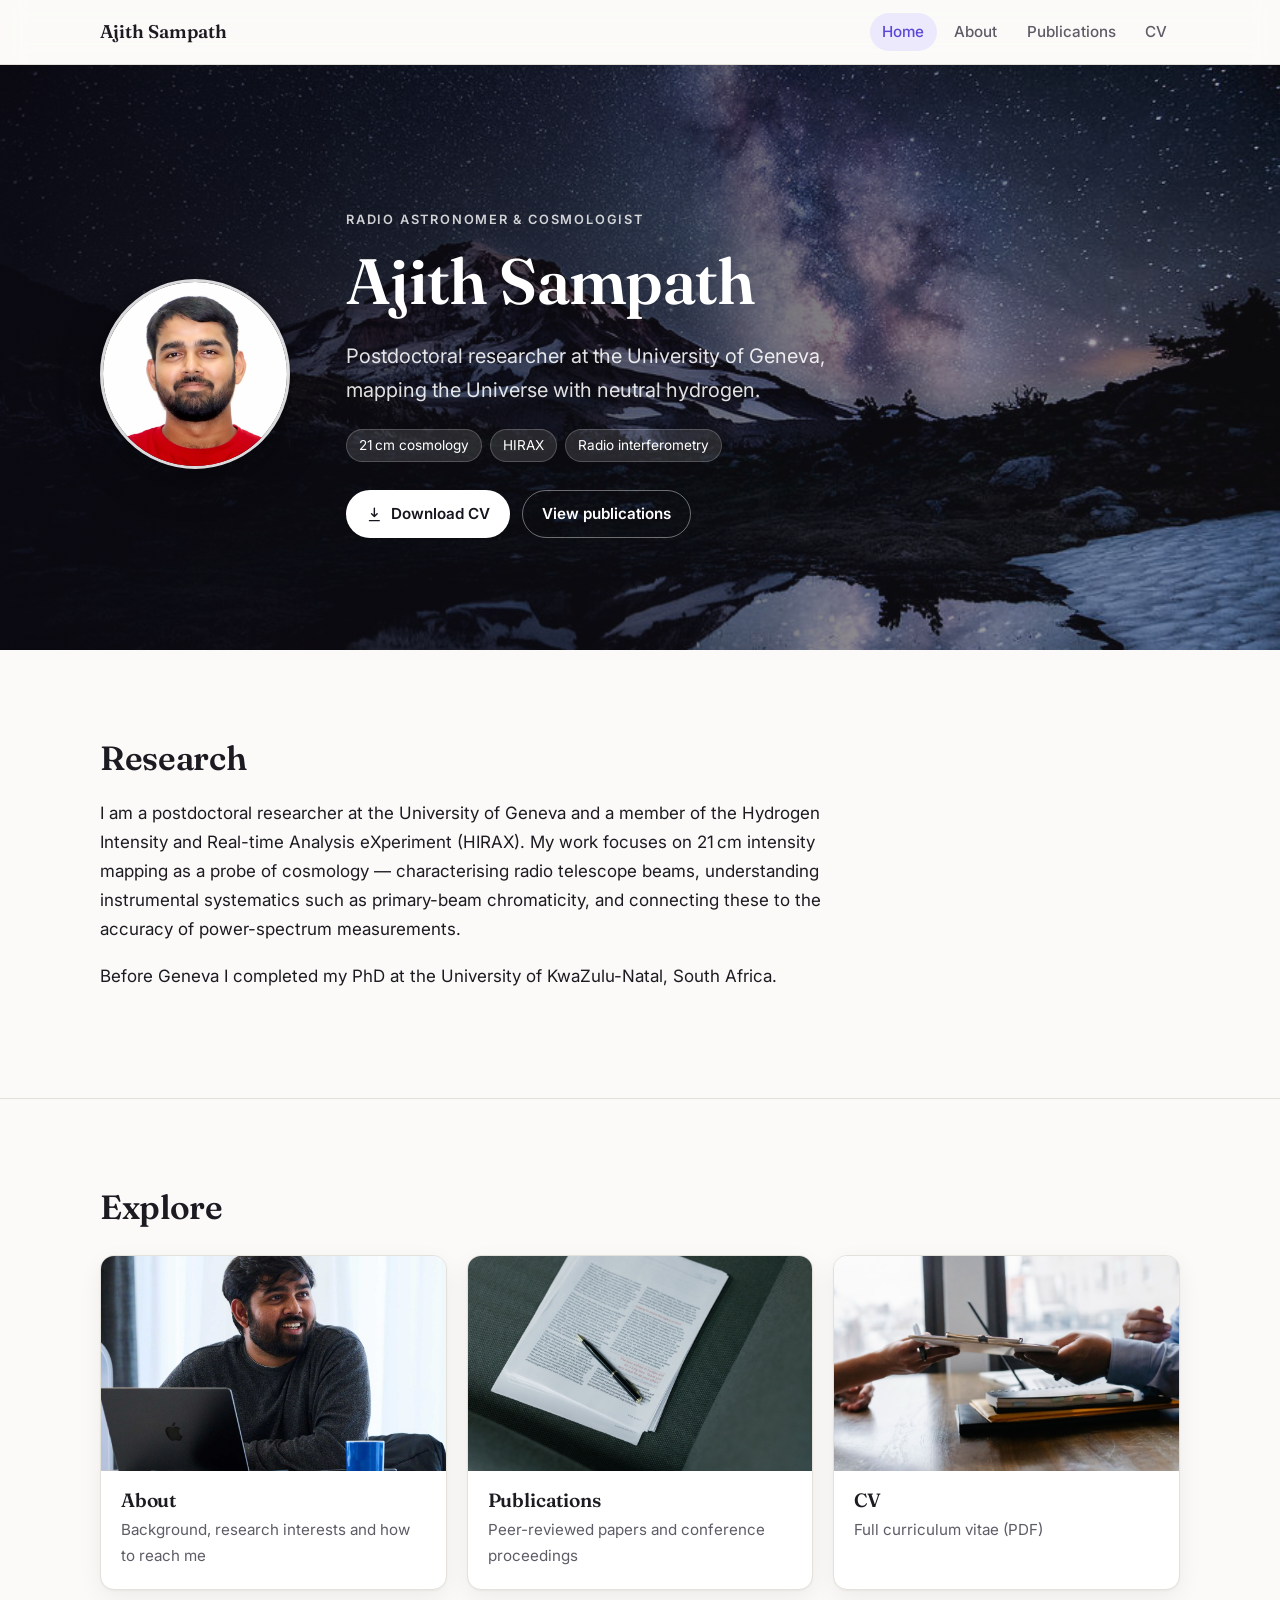
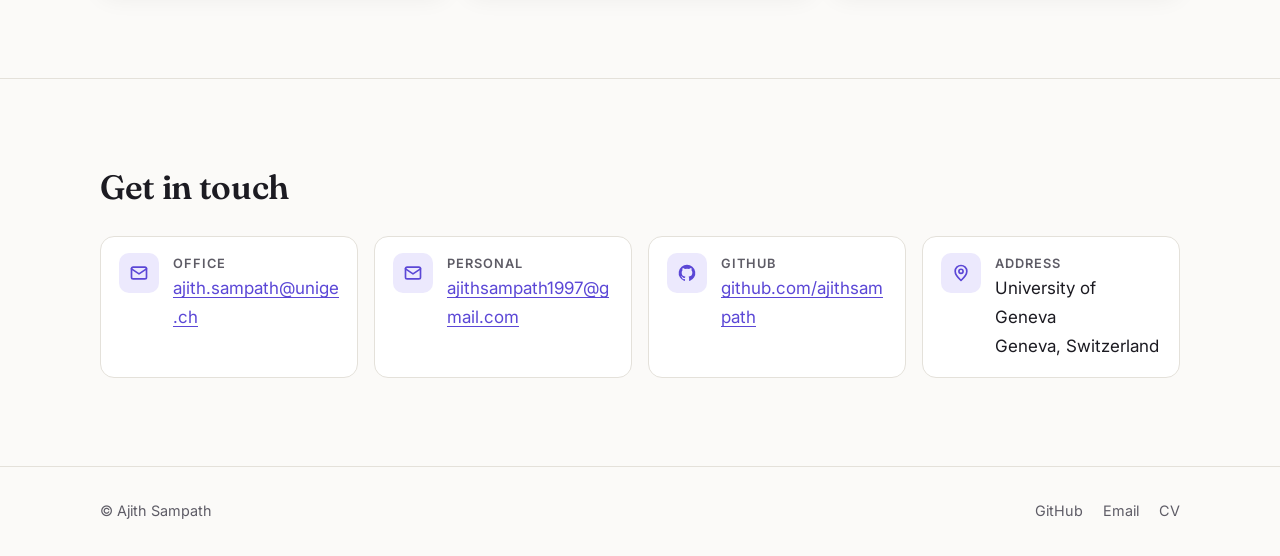
<file: index.html>
<!DOCTYPE html>
<html lang="en">
<head>
	<meta charset="utf-8" />
	<meta name="viewport" content="width=device-width, initial-scale=1" />
	<title>Ajith Sampath — Radio astronomer &amp; cosmologist</title>
	<meta name="description" content="Ajith Sampath — postdoctoral researcher at the University of Geneva working on 21 cm cosmology and HIRAX." />
	<meta property="og:title" content="Ajith Sampath" />
	<meta property="og:description" content="Postdoctoral researcher at the University of Geneva working on 21 cm cosmology and HIRAX." />
	<meta property="og:image" content="https://ajithsampath.github.io/images/banner.jpg" />
	<meta property="og:type" content="website" />
	<meta name="theme-color" content="#0e0d14" />
	<link rel="preconnect" href="https://fonts.googleapis.com" />
	<link rel="preconnect" href="https://fonts.gstatic.com" crossorigin />
	<link rel="stylesheet" href="https://fonts.googleapis.com/css2?family=Fraunces:opsz,wght@9..144,500;9..144,600&family=Inter:wght@400;500;600&display=swap" />
	<link rel="stylesheet" href="assets/css/style.css" />
</head>
<body>
	<a class="skip-link" href="#main">Skip to content</a>

	<header class="site-header">
		<div class="container">
			<a href="index.html" class="brand">Ajith Sampath</a>
			<nav class="nav" aria-label="Main">
				<a href="index.html" aria-current="page">Home</a>
				<a href="about.html">About</a>
				<a href="publications.html">Publications</a>
				<a href="AjithResumeOfficial.pdf" target="_blank" rel="noopener">CV</a>
			</nav>
		</div>
	</header>

	<main id="main">
		<section class="hero">
			<div class="container hero-inner">
				<img class="hero-photo" src="images/profile.jpg" alt="Portrait of Ajith Sampath" width="190" height="190" />
				<div>
					<p class="eyebrow">Radio astronomer &amp; cosmologist</p>
					<h1>Ajith Sampath</h1>
					<p class="lede">Postdoctoral researcher at the University of Geneva, mapping the Universe with neutral hydrogen.</p>
					<ul class="tags">
						<li>21&thinsp;cm cosmology</li>
						<li>HIRAX</li>
						<li>Radio interferometry</li>
					</ul>
					<div class="actions">
						<a class="btn btn-primary" href="AjithResumeOfficial.pdf" target="_blank" rel="noopener">
							<svg viewBox="0 0 24 24" fill="none" stroke="currentColor" stroke-width="2" stroke-linecap="round" stroke-linejoin="round" aria-hidden="true"><path d="M12 3v12m0 0-4-4m4 4 4-4M5 21h14"/></svg>
							Download CV
						</a>
						<a class="btn btn-ghost" href="publications.html">View publications</a>
					</div>
				</div>
			</div>
		</section>

		<section class="section">
			<div class="container">
				<div class="prose">
					<h2>Research</h2>
					<p>I am a postdoctoral researcher at the University of Geneva and a member of the
					Hydrogen Intensity and Real-time Analysis eXperiment (HIRAX). My work focuses on
					21&thinsp;cm intensity mapping as a probe of cosmology — characterising radio
					telescope beams, understanding instrumental systematics such as primary-beam
					chromaticity, and connecting these to the accuracy of power-spectrum measurements.</p>
					<p>Before Geneva I completed my PhD at the University of KwaZulu-Natal, South Africa.</p>
				</div>
			</div>
		</section>

		<section class="section">
			<div class="container">
				<div class="section-head">
					<h2>Explore</h2>
				</div>
				<div class="cards">
					<article class="card">
						<img src="images/tile-about.jpg" alt="" loading="lazy" />
						<div class="card-body">
							<h3><a href="about.html">About</a></h3>
							<p>Background, research interests and how to reach me</p>
						</div>
					</article>
					<article class="card">
						<img src="images/tile-publications.jpg" alt="" loading="lazy" />
						<div class="card-body">
							<h3><a href="publications.html">Publications</a></h3>
							<p>Peer-reviewed papers and conference proceedings</p>
						</div>
					</article>
					<article class="card">
						<img src="images/tile-cv.jpg" alt="" loading="lazy" />
						<div class="card-body">
							<h3><a href="AjithResumeOfficial.pdf" target="_blank" rel="noopener">CV</a></h3>
							<p>Full curriculum vitae (PDF)</p>
						</div>
					</article>
				</div>
			</div>
		</section>

		<section class="section" id="contact">
			<div class="container">
				<div class="section-head">
					<h2>Get in touch</h2>
				</div>
				<ul class="contact-grid">
					<li>
						<span class="icon"><svg viewBox="0 0 24 24" fill="none" stroke="currentColor" stroke-width="2" stroke-linecap="round" stroke-linejoin="round" aria-hidden="true"><rect x="3" y="5" width="18" height="14" rx="2"/><path d="m3 7 9 6 9-6"/></svg></span>
						<div><strong>Office</strong><a href="mailto:ajith.sampath@unige.ch">ajith.sampath@unige.ch</a></div>
					</li>
					<li>
						<span class="icon"><svg viewBox="0 0 24 24" fill="none" stroke="currentColor" stroke-width="2" stroke-linecap="round" stroke-linejoin="round" aria-hidden="true"><rect x="3" y="5" width="18" height="14" rx="2"/><path d="m3 7 9 6 9-6"/></svg></span>
						<div><strong>Personal</strong><a href="mailto:ajithsampath1997@gmail.com">ajithsampath1997@gmail.com</a></div>
					</li>
					<li>
						<span class="icon"><svg viewBox="0 0 24 24" fill="currentColor" aria-hidden="true"><path d="M12 2a10 10 0 0 0-3.16 19.49c.5.09.68-.22.68-.48v-1.7c-2.78.6-3.37-1.34-3.37-1.34-.45-1.16-1.11-1.47-1.11-1.47-.91-.62.07-.61.07-.61 1 .07 1.53 1.03 1.53 1.03.9 1.52 2.34 1.08 2.91.83.09-.65.35-1.09.63-1.34-2.22-.25-4.55-1.11-4.55-4.94 0-1.09.39-1.98 1.03-2.68-.1-.25-.45-1.27.1-2.64 0 0 .84-.27 2.75 1.02a9.56 9.56 0 0 1 5 0c1.91-1.29 2.75-1.02 2.75-1.02.55 1.37.2 2.39.1 2.64.64.7 1.03 1.59 1.03 2.68 0 3.84-2.34 4.68-4.57 4.93.36.31.68.92.68 1.85v2.74c0 .27.18.58.69.48A10 10 0 0 0 12 2Z"/></svg></span>
						<div><strong>GitHub</strong><a href="https://github.com/ajithsampath" target="_blank" rel="noopener">github.com/ajithsampath</a></div>
					</li>
					<li>
						<span class="icon"><svg viewBox="0 0 24 24" fill="none" stroke="currentColor" stroke-width="2" stroke-linecap="round" stroke-linejoin="round" aria-hidden="true"><path d="M12 21s-7-6.2-7-11a7 7 0 0 1 14 0c0 4.8-7 11-7 11Z"/><circle cx="12" cy="10" r="2.5"/></svg></span>
						<div><strong>Address</strong><span>University of Geneva<br />Geneva, Switzerland</span></div>
					</li>
				</ul>
			</div>
		</section>
	</main>

	<footer class="site-footer">
		<div class="container">
			<span>&copy; Ajith Sampath</span>
			<nav aria-label="Footer">
				<a href="https://github.com/ajithsampath" target="_blank" rel="noopener">GitHub</a>
				<a href="mailto:ajith.sampath@unige.ch">Email</a>
				<a href="AjithResumeOfficial.pdf" target="_blank" rel="noopener">CV</a>
			</nav>
		</div>
	</footer>
</body>
</html>
</file>
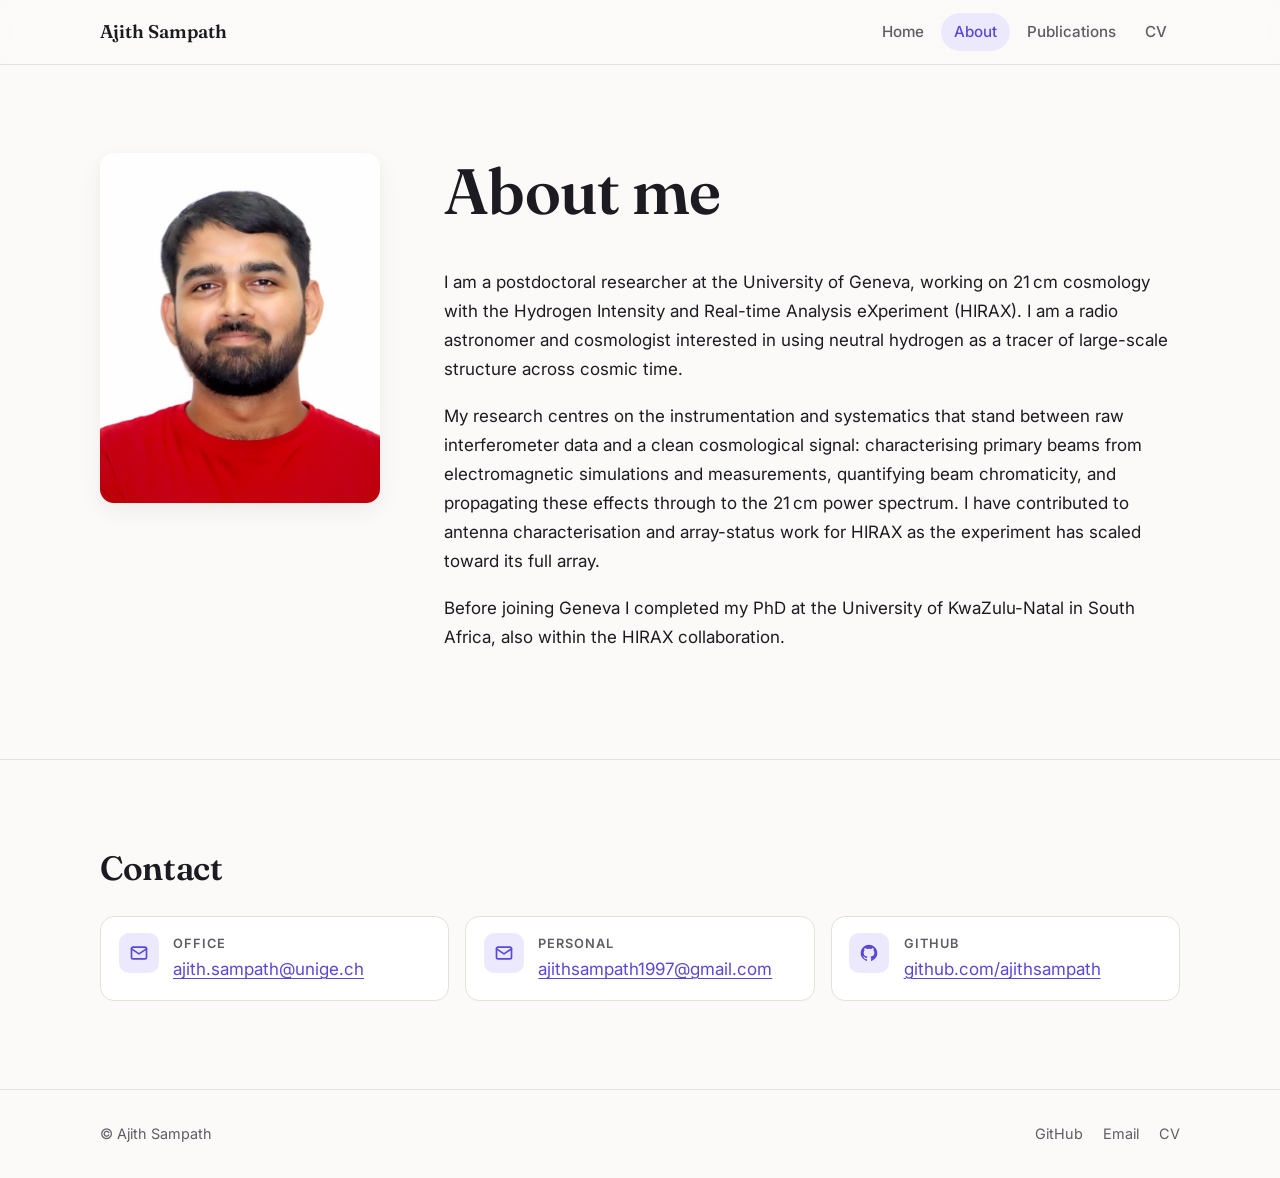
<file: about.html>
<!DOCTYPE html>
<html lang="en">
<head>
	<meta charset="utf-8" />
	<meta name="viewport" content="width=device-width, initial-scale=1" />
	<title>About — Ajith Sampath</title>
	<meta name="description" content="About Ajith Sampath — radio astronomer and cosmologist working on 21 cm cosmology with HIRAX at the University of Geneva." />
	<meta name="theme-color" content="#0e0d14" />
	<link rel="preconnect" href="https://fonts.googleapis.com" />
	<link rel="preconnect" href="https://fonts.gstatic.com" crossorigin />
	<link rel="stylesheet" href="https://fonts.googleapis.com/css2?family=Fraunces:opsz,wght@9..144,500;9..144,600&family=Inter:wght@400;500;600&display=swap" />
	<link rel="stylesheet" href="assets/css/style.css" />
</head>
<body>
	<a class="skip-link" href="#main">Skip to content</a>

	<header class="site-header">
		<div class="container">
			<a href="index.html" class="brand">Ajith Sampath</a>
			<nav class="nav" aria-label="Main">
				<a href="index.html">Home</a>
				<a href="about.html" aria-current="page">About</a>
				<a href="publications.html">Publications</a>
				<a href="AjithResumeOfficial.pdf" target="_blank" rel="noopener">CV</a>
			</nav>
		</div>
	</header>

	<main id="main">
		<section class="section">
			<div class="container about">
				<img class="about-photo" src="images/profile.jpg" alt="Portrait of Ajith Sampath" width="280" height="350" />
				<div class="prose">
					<h1>About me</h1>
					<p>I am a postdoctoral researcher at the University of Geneva, working on
					21&thinsp;cm cosmology with the Hydrogen Intensity and Real-time Analysis
					eXperiment (HIRAX). I am a radio astronomer and cosmologist interested in
					using neutral hydrogen as a tracer of large-scale structure across cosmic time.</p>
					<p>My research centres on the instrumentation and systematics that stand between
					raw interferometer data and a clean cosmological signal: characterising primary
					beams from electromagnetic simulations and measurements, quantifying beam
					chromaticity, and propagating these effects through to the 21&thinsp;cm power
					spectrum. I have contributed to antenna characterisation and array-status work
					for HIRAX as the experiment has scaled toward its full array.</p>
					<p>Before joining Geneva I completed my PhD at the University of KwaZulu-Natal
					in South Africa, also within the HIRAX collaboration.</p>
				</div>
			</div>
		</section>

		<section class="section" id="contact">
			<div class="container">
				<div class="section-head">
					<h2>Contact</h2>
				</div>
				<ul class="contact-grid">
					<li>
						<span class="icon"><svg viewBox="0 0 24 24" fill="none" stroke="currentColor" stroke-width="2" stroke-linecap="round" stroke-linejoin="round" aria-hidden="true"><rect x="3" y="5" width="18" height="14" rx="2"/><path d="m3 7 9 6 9-6"/></svg></span>
						<div><strong>Office</strong><a href="mailto:ajith.sampath@unige.ch">ajith.sampath@unige.ch</a></div>
					</li>
					<li>
						<span class="icon"><svg viewBox="0 0 24 24" fill="none" stroke="currentColor" stroke-width="2" stroke-linecap="round" stroke-linejoin="round" aria-hidden="true"><rect x="3" y="5" width="18" height="14" rx="2"/><path d="m3 7 9 6 9-6"/></svg></span>
						<div><strong>Personal</strong><a href="mailto:ajithsampath1997@gmail.com">ajithsampath1997@gmail.com</a></div>
					</li>
					<li>
						<span class="icon"><svg viewBox="0 0 24 24" fill="currentColor" aria-hidden="true"><path d="M12 2a10 10 0 0 0-3.16 19.49c.5.09.68-.22.68-.48v-1.7c-2.78.6-3.37-1.34-3.37-1.34-.45-1.16-1.11-1.47-1.11-1.47-.91-.62.07-.61.07-.61 1 .07 1.53 1.03 1.53 1.03.9 1.52 2.34 1.08 2.91.83.09-.65.35-1.09.63-1.34-2.22-.25-4.55-1.11-4.55-4.94 0-1.09.39-1.98 1.03-2.68-.1-.25-.45-1.27.1-2.64 0 0 .84-.27 2.75 1.02a9.56 9.56 0 0 1 5 0c1.91-1.29 2.75-1.02 2.75-1.02.55 1.37.2 2.39.1 2.64.64.7 1.03 1.59 1.03 2.68 0 3.84-2.34 4.68-4.57 4.93.36.31.68.92.68 1.85v2.74c0 .27.18.58.69.48A10 10 0 0 0 12 2Z"/></svg></span>
						<div><strong>GitHub</strong><a href="https://github.com/ajithsampath" target="_blank" rel="noopener">github.com/ajithsampath</a></div>
					</li>
				</ul>
			</div>
		</section>
	</main>

	<footer class="site-footer">
		<div class="container">
			<span>&copy; Ajith Sampath</span>
			<nav aria-label="Footer">
				<a href="https://github.com/ajithsampath" target="_blank" rel="noopener">GitHub</a>
				<a href="mailto:ajith.sampath@unige.ch">Email</a>
				<a href="AjithResumeOfficial.pdf" target="_blank" rel="noopener">CV</a>
			</nav>
		</div>
	</footer>
</body>
</html>
</file>
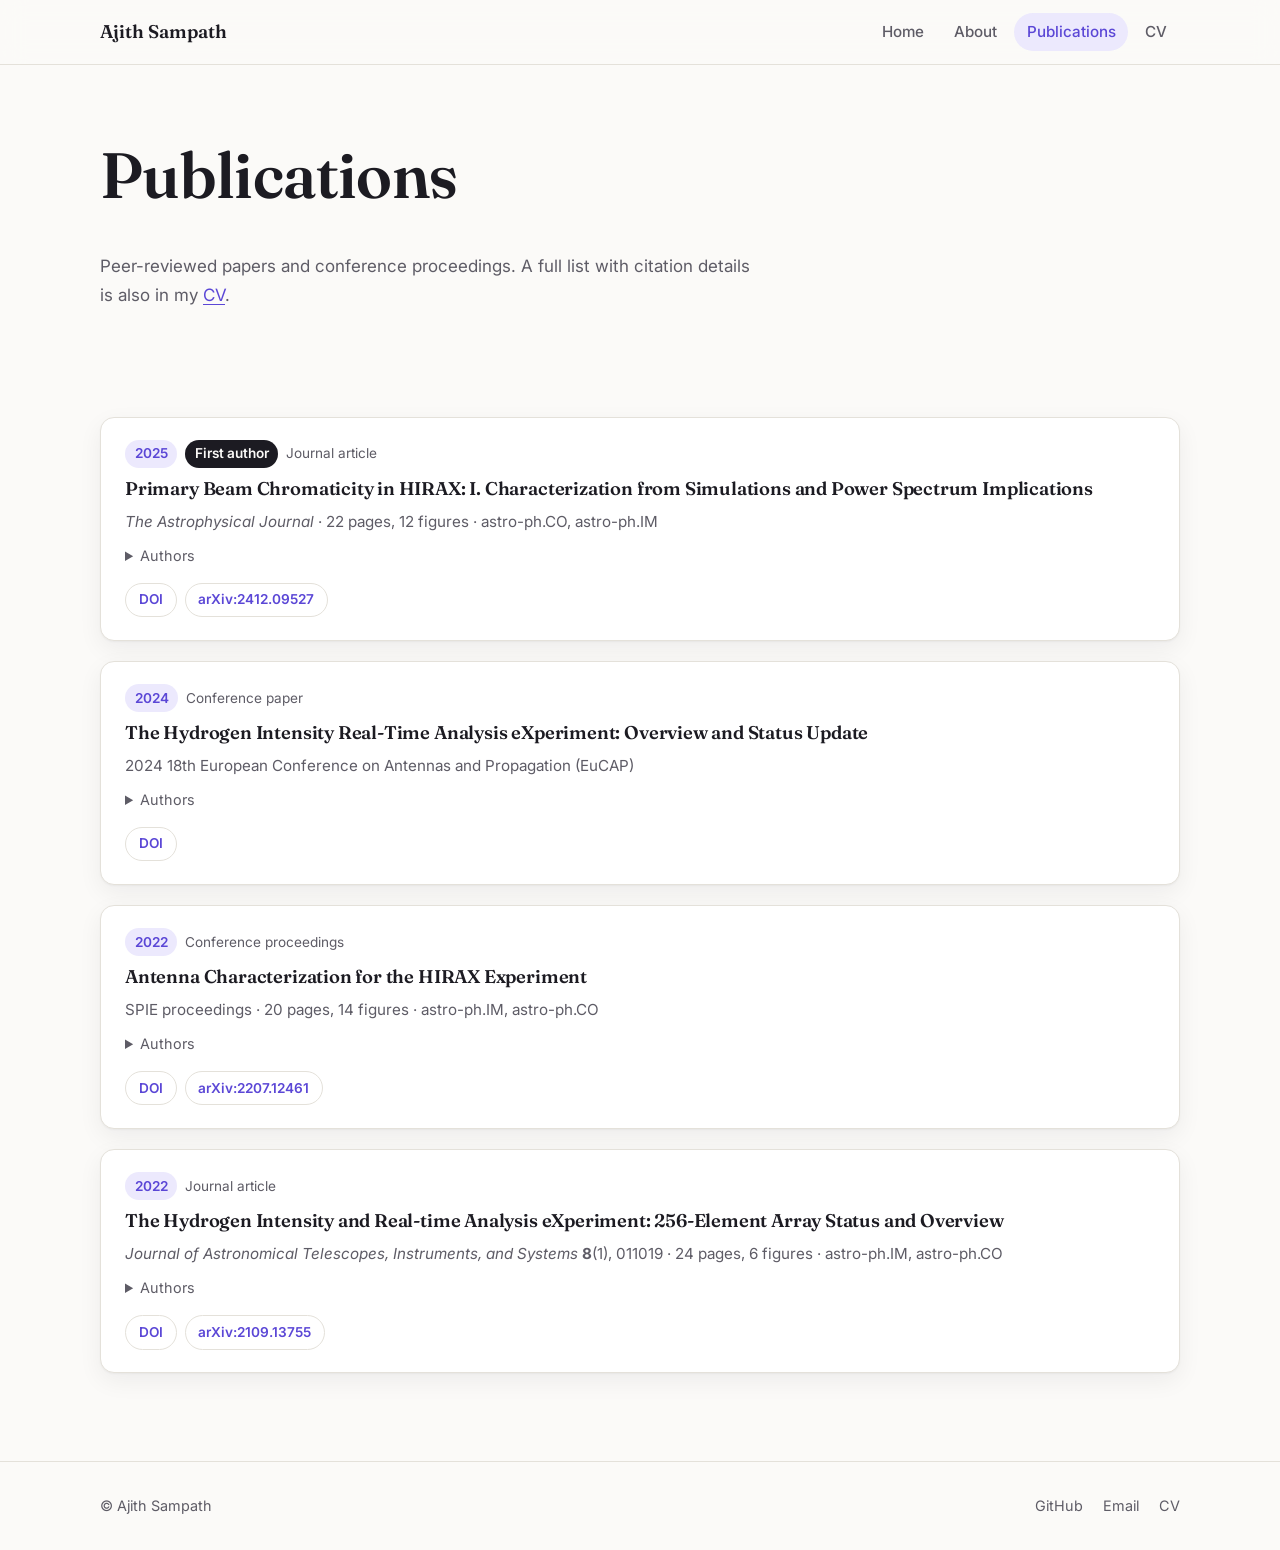
<file: publications.html>
<!DOCTYPE html>
<html lang="en">
<head>
	<meta charset="utf-8" />
	<meta name="viewport" content="width=device-width, initial-scale=1" />
	<title>Publications — Ajith Sampath</title>
	<meta name="description" content="Peer-reviewed papers and conference proceedings by Ajith Sampath on 21 cm cosmology and the HIRAX experiment." />
	<meta name="theme-color" content="#0e0d14" />
	<link rel="preconnect" href="https://fonts.googleapis.com" />
	<link rel="preconnect" href="https://fonts.gstatic.com" crossorigin />
	<link rel="stylesheet" href="https://fonts.googleapis.com/css2?family=Fraunces:opsz,wght@9..144,500;9..144,600&family=Inter:wght@400;500;600&display=swap" />
	<link rel="stylesheet" href="assets/css/style.css" />
</head>
<body>
	<a class="skip-link" href="#main">Skip to content</a>

	<header class="site-header">
		<div class="container">
			<a href="index.html" class="brand">Ajith Sampath</a>
			<nav class="nav" aria-label="Main">
				<a href="index.html">Home</a>
				<a href="about.html">About</a>
				<a href="publications.html" aria-current="page">Publications</a>
				<a href="AjithResumeOfficial.pdf" target="_blank" rel="noopener">CV</a>
			</nav>
		</div>
	</header>

	<main id="main">
		<div class="container page-title">
			<h1>Publications</h1>
			<p>Peer-reviewed papers and conference proceedings. A full list with citation
			details is also in my <a href="AjithResumeOfficial.pdf" target="_blank" rel="noopener">CV</a>.</p>
		</div>

		<section class="section">
			<div class="container">
				<ol class="pubs" reversed>
					<li class="pub">
						<div class="pub-meta">
							<span class="badge">2025</span>
							<span class="badge first">First author</span>
							<span class="muted">Journal article</span>
						</div>
						<h3>Primary Beam Chromaticity in HIRAX: I. Characterization from Simulations and Power Spectrum Implications</h3>
						<p class="venue"><em>The Astrophysical Journal</em> · 22 pages, 12 figures · astro-ph.CO, astro-ph.IM</p>
						<details>
							<summary>Authors</summary>
							<p><mark>Ajith Sampath</mark>, Devin Crichton, Kavilan Moodley, H. Cynthia Chiang,
							Eloy De Lera Acedo, Simthembile Dlamini, Sindhu Gaddam, Kit M. Gerodias, Quentin Gueuning,
							N. Gupta, Pascal Hitz, Aditya Krishna Karigiri Madhusudhan, Shreyam Parth Krishna, V. Mugundhan,
							Edwin Retana-Montenegro, Benjamin R. B. Saliwanchik, Mario G. Santos, Anthony Walters.</p>
						</details>
						<div class="pub-links">
							<a href="https://doi.org/10.3847/1538-4357/ae1b89" target="_blank" rel="noopener">DOI</a>
							<a href="https://arxiv.org/abs/2412.09527" target="_blank" rel="noopener">arXiv:2412.09527</a>
						</div>
					</li>

					<li class="pub">
						<div class="pub-meta">
							<span class="badge">2024</span>
							<span class="muted">Conference paper</span>
						</div>
						<h3>The Hydrogen Intensity Real-Time Analysis eXperiment: Overview and Status Update</h3>
						<p class="venue">2024 18th European Conference on Antennas and Propagation (EuCAP)</p>
						<details>
							<summary>Authors</summary>
							<p>Anthony Walters, Keshav Bechoo, Shruti Bhatporia, H. Cynthia Chiang,
							Devin Crichton, Jacobus Diener, Sindhu Gaddam, Kit Gerodias, Austin Gumba, Neeraj Gupta,
							Surajit Kalita, Emily Kuhn, Martin Kunz, Kavilan Moodley, Warren Naidoo, Viraj Nistane,
							Tasmiya Papiah, Aditi Pattabhiraman, Aritha Pillay, Alice Pisani, Isibabale Qhoboshiyane,
							Alexandre Refregier, Edwin Retana-Montenegro, Benjamin R. B. Saliwanchik, <mark>Ajith Sampath</mark>,
							Tsepo Sekhoasha, Mugundhan Vijayaraghavan, Amanda Weltman.</p>
						</details>
						<div class="pub-links">
							<a href="https://doi.org/10.23919/EuCAP60739.2024.10501639" target="_blank" rel="noopener">DOI</a>
						</div>
					</li>

					<li class="pub">
						<div class="pub-meta">
							<span class="badge">2022</span>
							<span class="muted">Conference proceedings</span>
						</div>
						<h3>Antenna Characterization for the HIRAX Experiment</h3>
						<p class="venue">SPIE proceedings · 20 pages, 14 figures · astro-ph.IM, astro-ph.CO</p>
						<details>
							<summary>Authors</summary>
							<p>Emily R. Kuhn, Benjamin R. B. Saliwanchik, Kevin Bandura, Michele Bianco,
							H. Cynthia Chiang, Devin Crichton, Meiling Deng, Sindhu Gaddam, Kit Gerodias, Austin Gumba,
							Maile Harris, Kavilan Moodley, Laura Newburgh, Jeffrey Peterson, Elizabeth Pieters,
							Alexandre Refregier, <mark>Ajith Sampath</mark>, Mario G. Santos, Onkabetse Sengate, Jonathan Sievers,
							Ema Smith, Will Tyndall, Anthony Walters, Amanda Weltman, Dallas Wulf.</p>
						</details>
						<div class="pub-links">
							<a href="https://doi.org/10.1117/12.2627856" target="_blank" rel="noopener">DOI</a>
							<a href="https://arxiv.org/abs/2207.12461" target="_blank" rel="noopener">arXiv:2207.12461</a>
						</div>
					</li>

					<li class="pub">
						<div class="pub-meta">
							<span class="badge">2022</span>
							<span class="muted">Journal article</span>
						</div>
						<h3>The Hydrogen Intensity and Real-time Analysis eXperiment: 256-Element Array Status and Overview</h3>
						<p class="venue"><em>Journal of Astronomical Telescopes, Instruments, and Systems</em> <strong>8</strong>(1), 011019 · 24 pages, 6 figures · astro-ph.IM, astro-ph.CO</p>
						<details>
							<summary>Authors</summary>
							<p>Devin Crichton, Moumita Aich, Adam Amara, Kevin Bandura, Bruce A. Bassett,
							Carlos Bengaly, Pascale Berner, Shruti Bhatporia, Martin Bucher, Tzu-Ching Chang, H. Cynthia Chiang,
							Jean-Francois Cliche, Carolyn Crichton, Romeel Dave, Dirk I. L. de Villiers, Matt A. Dobbs,
							Aaron M. Ewall-Wice, Scott Eyono, Christopher Finlay, Sindhu Gaddam, Ken Ganga, Kevin G. Gayley,
							Kit Gerodias, Tim Gibbon, Austin Gumba, <em>et al.</em> (including <mark>Ajith Sampath</mark>).</p>
						</details>
						<div class="pub-links">
							<a href="https://doi.org/10.1117/1.JATIS.8.1.011019" target="_blank" rel="noopener">DOI</a>
							<a href="https://arxiv.org/abs/2109.13755" target="_blank" rel="noopener">arXiv:2109.13755</a>
						</div>
					</li>
				</ol>
			</div>
		</section>
	</main>

	<footer class="site-footer">
		<div class="container">
			<span>&copy; Ajith Sampath</span>
			<nav aria-label="Footer">
				<a href="https://github.com/ajithsampath" target="_blank" rel="noopener">GitHub</a>
				<a href="mailto:ajith.sampath@unige.ch">Email</a>
				<a href="AjithResumeOfficial.pdf" target="_blank" rel="noopener">CV</a>
			</nav>
		</div>
	</footer>
</body>
</html>
</file>
<file: assets/css/style.css>
:root {
	--bg: #fbfaf8;
	--surface: #ffffff;
	--surface-2: #f3f1ed;
	--text: #1c1b22;
	--muted: #5e5c66;
	--border: #e4e1da;
	--accent: #5b47d6;
	--accent-soft: #ece9fd;
	--shadow: 0 1px 2px rgb(20 18 30 / 0.04), 0 8px 24px rgb(20 18 30 / 0.06);
	--radius: 14px;
	--max: 1080px;
	--font-sans: "Inter", ui-sans-serif, system-ui, -apple-system, "Segoe UI", sans-serif;
	--font-serif: "Fraunces", ui-serif, Georgia, serif;
	color-scheme: light;
}

@media (prefers-color-scheme: dark) {
	:root {
		--bg: #0e0d14;
		--surface: #16151f;
		--surface-2: #1d1c28;
		--text: #ecebf2;
		--muted: #a3a1b0;
		--border: #2a2937;
		--accent: #a99cff;
		--accent-soft: #252140;
		--shadow: 0 1px 2px rgb(0 0 0 / 0.3), 0 8px 24px rgb(0 0 0 / 0.35);
		color-scheme: dark;
	}
}

*, *::before, *::after { box-sizing: border-box; }

html { scroll-behavior: smooth; -webkit-text-size-adjust: 100%; }

@media (prefers-reduced-motion: reduce) {
	html { scroll-behavior: auto; }
	* { transition: none !important; }
}

body {
	margin: 0;
	background: var(--bg);
	color: var(--text);
	font-family: var(--font-sans);
	font-size: 1.0625rem;
	line-height: 1.7;
	-webkit-font-smoothing: antialiased;
}

img { max-width: 100%; display: block; }

a { color: var(--accent); text-decoration-thickness: 1px; text-underline-offset: 3px; }
a:hover { text-decoration-thickness: 2px; }

:focus-visible { outline: 2px solid var(--accent); outline-offset: 3px; border-radius: 4px; }

h1, h2, h3 { font-family: var(--font-serif); font-weight: 600; line-height: 1.2; letter-spacing: -0.01em; margin: 0 0 0.6em; }
h1 { font-size: clamp(2.4rem, 6vw, 4rem); }
h2 { font-size: clamp(1.6rem, 3.5vw, 2.1rem); }
h3 { font-size: 1.2rem; }
p { margin: 0 0 1.1em; }

.container { width: min(var(--max), 100% - 2rem); margin-inline: auto; }

.skip-link { position: absolute; left: -9999px; }
.skip-link:focus { left: 1rem; top: 1rem; z-index: 100; background: var(--surface); padding: 0.5rem 1rem; }

/* Header */
.site-header {
	position: sticky;
	top: 0;
	z-index: 50;
	background: color-mix(in srgb, var(--bg) 82%, transparent);
	backdrop-filter: saturate(160%) blur(12px);
	-webkit-backdrop-filter: saturate(160%) blur(12px);
	border-bottom: 1px solid var(--border);
}
.site-header .container { display: flex; align-items: center; justify-content: space-between; gap: 1rem; min-height: 64px; flex-wrap: wrap; }
.brand { font-family: var(--font-serif); font-weight: 600; font-size: 1.15rem; color: var(--text); text-decoration: none; }
.nav { display: flex; gap: 0.25rem; flex-wrap: wrap; }
.nav a {
	color: var(--muted);
	text-decoration: none;
	font-size: 0.95rem;
	font-weight: 500;
	padding: 0.4rem 0.8rem;
	border-radius: 999px;
	transition: background 0.15s, color 0.15s;
}
.nav a:hover { color: var(--text); background: var(--surface-2); }
.nav a[aria-current="page"] { color: var(--accent); background: var(--accent-soft); }

/* Hero */
.hero {
	position: relative;
	isolation: isolate;
	color: #fff;
	padding: clamp(5rem, 14vw, 9rem) 0 clamp(4rem, 10vw, 7rem);
	background: #0b0a12 url("../../images/banner.jpg") center 30% / cover no-repeat;
}
.hero::before {
	content: "";
	position: absolute;
	inset: 0;
	z-index: -1;
	background: linear-gradient(100deg, rgb(10 9 18 / 0.88) 0%, rgb(10 9 18 / 0.55) 60%, rgb(10 9 18 / 0.25) 100%);
}
.hero-inner { display: flex; align-items: center; gap: clamp(1.5rem, 5vw, 3.5rem); }
.hero-photo {
	width: clamp(120px, 20vw, 190px);
	height: auto;
	aspect-ratio: 1;
	flex-shrink: 0;
	border-radius: 50%;
	object-fit: cover;
	object-position: center 30%;
	border: 3px solid rgb(255 255 255 / 0.85);
	box-shadow: 0 10px 40px rgb(0 0 0 / 0.4);
}
.eyebrow { text-transform: uppercase; letter-spacing: 0.14em; font-size: 0.8rem; font-weight: 600; opacity: 0.8; margin-bottom: 0.75rem; }
.hero h1 { margin-bottom: 0.3em; }
.hero .lede { font-size: clamp(1.05rem, 2.2vw, 1.25rem); max-width: 38ch; color: rgb(255 255 255 / 0.88); }
.tags { display: flex; flex-wrap: wrap; gap: 0.5rem; list-style: none; padding: 0; margin: 0 0 1.75rem; }
.tags li { font-size: 0.85rem; padding: 0.25rem 0.75rem; border-radius: 999px; background: rgb(255 255 255 / 0.12); border: 1px solid rgb(255 255 255 / 0.2); }

@media (max-width: 640px) {
	.hero-inner { flex-direction: column; align-items: flex-start; }
}

/* Buttons */
.actions { display: flex; flex-wrap: wrap; gap: 0.75rem; }
.btn {
	display: inline-flex;
	align-items: center;
	gap: 0.5rem;
	padding: 0.65rem 1.2rem;
	border-radius: 999px;
	font-weight: 600;
	font-size: 0.95rem;
	text-decoration: none;
	border: 1px solid transparent;
	transition: transform 0.15s, background 0.15s, border-color 0.15s;
}
.btn:hover { transform: translateY(-1px); }
.btn svg { width: 1.1em; height: 1.1em; }
.btn-primary { background: #fff; color: #16151f; }
.btn-ghost { color: #fff; border-color: rgb(255 255 255 / 0.4); }
.btn-ghost:hover { background: rgb(255 255 255 / 0.1); }

/* Sections */
.section { padding: clamp(3.5rem, 8vw, 5.5rem) 0; }
.section + .section { border-top: 1px solid var(--border); }
.section-head { display: flex; align-items: baseline; justify-content: space-between; gap: 1rem; flex-wrap: wrap; margin-bottom: 1.75rem; }
.section-head h2 { margin: 0; }
.prose { max-width: 68ch; }
.muted { color: var(--muted); }

/* Cards */
.cards { display: grid; grid-template-columns: repeat(auto-fit, minmax(260px, 1fr)); gap: 1.25rem; }
.card {
	position: relative;
	background: var(--surface);
	border: 1px solid var(--border);
	border-radius: var(--radius);
	overflow: hidden;
	box-shadow: var(--shadow);
	transition: transform 0.2s, border-color 0.2s;
}
.card:hover { transform: translateY(-3px); border-color: var(--accent); }
.card img { width: 100%; aspect-ratio: 16 / 10; object-fit: cover; }
.card-body { padding: 1.1rem 1.25rem 1.3rem; }
.card h3 { margin-bottom: 0.25em; }
.card h3 a { color: var(--text); text-decoration: none; }
.card h3 a::after { content: ""; position: absolute; inset: 0; }
.card p { margin: 0; color: var(--muted); font-size: 0.95rem; }

/* About */
.about { display: grid; grid-template-columns: minmax(0, 280px) minmax(0, 1fr); gap: clamp(2rem, 5vw, 4rem); align-items: start; }
.about-photo { border-radius: var(--radius); aspect-ratio: 4 / 5; object-fit: cover; object-position: center 25%; box-shadow: var(--shadow); }
@media (max-width: 720px) {
	.about { grid-template-columns: 1fr; }
	.about-photo { max-width: 240px; }
}

/* Contact */
.contact-grid { display: grid; grid-template-columns: repeat(auto-fit, minmax(220px, 1fr)); gap: 1rem; list-style: none; padding: 0; margin: 0; }
.contact-grid li {
	display: flex;
	gap: 0.9rem;
	align-items: flex-start;
	padding: 1rem 1.1rem;
	background: var(--surface);
	border: 1px solid var(--border);
	border-radius: var(--radius);
	min-width: 0;
}
.contact-grid .icon { flex-shrink: 0; width: 40px; height: 40px; display: grid; place-items: center; border-radius: 10px; background: var(--accent-soft); color: var(--accent); }
.contact-grid .icon svg { width: 20px; height: 20px; }
.contact-grid strong { display: block; font-size: 0.8rem; text-transform: uppercase; letter-spacing: 0.08em; color: var(--muted); font-weight: 600; }
.contact-grid a, .contact-grid span { overflow-wrap: anywhere; }

/* Publications */
.pubs { list-style: none; padding: 0; margin: 0; display: grid; gap: 1.25rem; }
.pub {
	background: var(--surface);
	border: 1px solid var(--border);
	border-radius: var(--radius);
	padding: 1.4rem 1.5rem;
	box-shadow: var(--shadow);
}
.pub-meta { display: flex; flex-wrap: wrap; align-items: center; gap: 0.5rem; margin-bottom: 0.6rem; font-size: 0.85rem; }
.badge { padding: 0.15rem 0.6rem; border-radius: 999px; background: var(--accent-soft); color: var(--accent); font-weight: 600; }
.badge.first { background: var(--text); color: var(--bg); }
.pub h3 { font-size: 1.15rem; margin-bottom: 0.5em; }
.pub .venue { color: var(--muted); font-size: 0.95rem; margin-bottom: 0.6em; }
.pub details { font-size: 0.9rem; color: var(--muted); margin-bottom: 0.9rem; }
.pub summary { cursor: pointer; width: fit-content; }
.pub details p { margin: 0.5rem 0 0; }
.pub mark { background: none; color: var(--text); font-weight: 600; }
.pub-links { display: flex; flex-wrap: wrap; gap: 0.5rem; }
.pub-links a {
	font-size: 0.85rem;
	font-weight: 600;
	text-decoration: none;
	padding: 0.3rem 0.8rem;
	border: 1px solid var(--border);
	border-radius: 999px;
	transition: border-color 0.15s, background 0.15s;
}
.pub-links a:hover { border-color: var(--accent); background: var(--accent-soft); }

/* Footer */
.site-footer { border-top: 1px solid var(--border); padding: 2rem 0; font-size: 0.9rem; color: var(--muted); }
.site-footer .container { display: flex; justify-content: space-between; align-items: center; gap: 1rem; flex-wrap: wrap; }
.site-footer nav { display: flex; gap: 1.25rem; }
.site-footer a { color: var(--muted); text-decoration: none; }
.site-footer a:hover { color: var(--text); }

.page-title { padding: clamp(3rem, 7vw, 4.5rem) 0 0; }
.page-title p { color: var(--muted); max-width: 60ch; }
</file>
